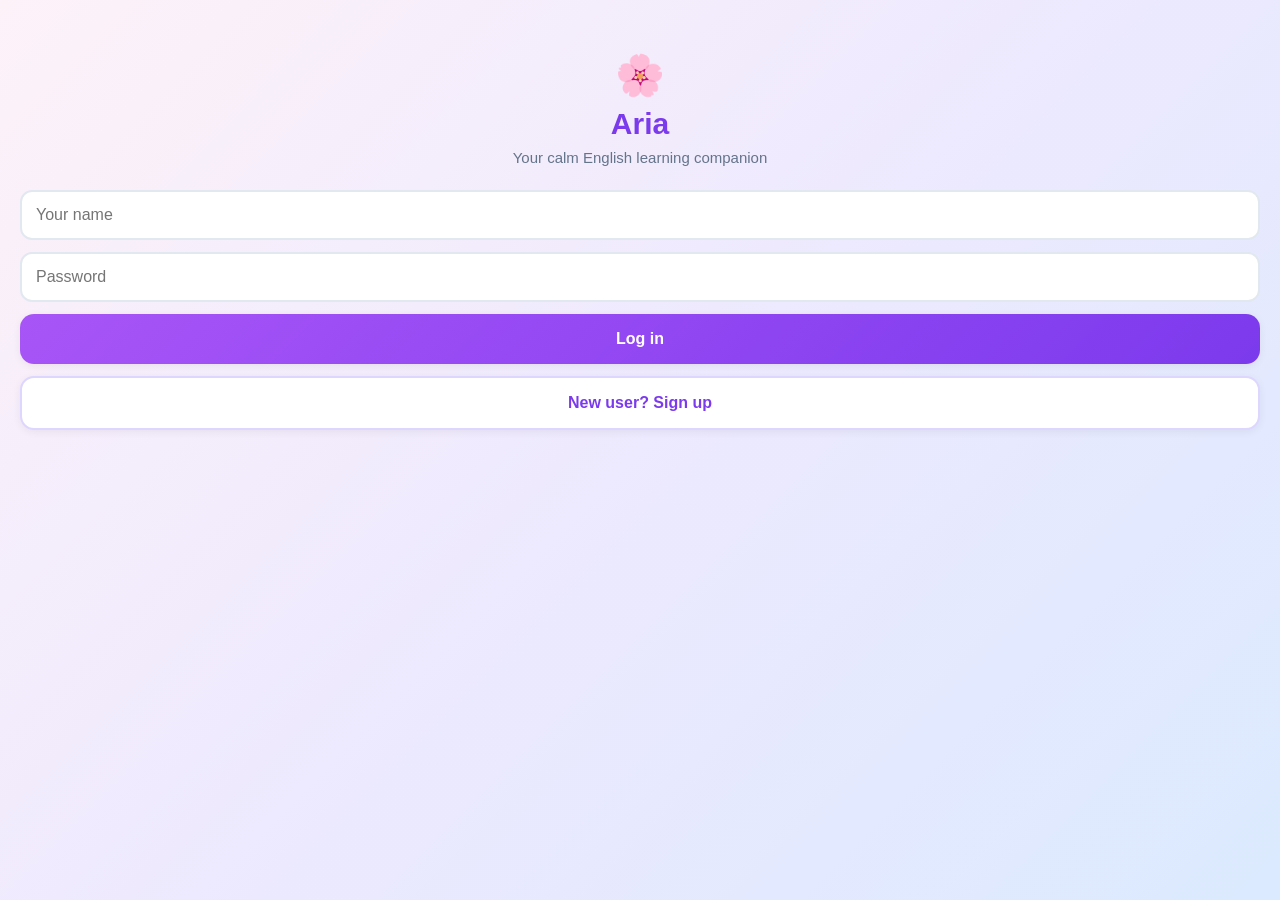
<file: index.html>
<!DOCTYPE html>
<html lang="en">
<head>
<meta charset="UTF-8">
<meta name="viewport" content="width=device-width, initial-scale=1.0, user-scalable=no">
<title>Aria — English Companion</title>
<style>
  * { box-sizing: border-box; margin: 0; padding: 0; -webkit-tap-highlight-color: transparent; }
  html, body {
    height: 100%;
    font-family: -apple-system, BlinkMacSystemFont, "Segoe UI", Roboto, sans-serif;
    background: linear-gradient(135deg, #fdf2f8 0%, #ede9fe 50%, #dbeafe 100%);
    color: #1e293b;
    overflow: hidden;
  }
  body.kid-mode {
    background: linear-gradient(135deg, #fef3c7 0%, #fce7f3 50%, #dbeafe 100%);
  }
  #app { height: 100%; display: flex; flex-direction: column; }
  .screen {
    display: none;
    flex: 1;
    flex-direction: column;
    padding: 20px;
    overflow-y: auto;
  }
  .screen.active { display: flex; }
  h1 { font-size: 30px; margin-bottom: 8px; color: #7c3aed; }
  h2 { font-size: 22px; margin-bottom: 16px; color: #1e293b; }
  .subtitle { color: #64748b; margin-bottom: 24px; font-size: 15px; }
  .btn {
    display: block;
    width: 100%;
    padding: 16px;
    border: none;
    border-radius: 14px;
    font-size: 16px;
    font-weight: 600;
    cursor: pointer;
    margin-bottom: 12px;
    background: white;
    color: #1e293b;
    box-shadow: 0 2px 8px rgba(0,0,0,0.06);
    transition: transform 0.1s;
    font-family: inherit;
  }
  .btn:active { transform: scale(0.98); }
  .btn.primary { background: linear-gradient(135deg, #a855f7, #7c3aed); color: white; }
  .btn.secondary { background: white; color: #7c3aed; border: 2px solid #ddd6fe; }
  .btn.small { padding: 8px 14px; font-size: 14px; width: auto; display: inline-block; margin: 0; }
  .kid-mode .btn { border-radius: 20px; font-size: 18px; padding: 20px; }
  .input {
    width: 100%;
    padding: 14px;
    border: 2px solid #e2e8f0;
    border-radius: 12px;
    font-size: 16px;
    margin-bottom: 12px;
    background: white;
    font-family: inherit;
  }
  .input:focus { outline: none; border-color: #a855f7; }
  .card {
    background: white;
    padding: 20px;
    border-radius: 16px;
    margin-bottom: 12px;
    box-shadow: 0 2px 8px rgba(0,0,0,0.06);
    cursor: pointer;
    transition: transform 0.1s;
  }
  .card:active { transform: scale(0.98); }
  .card-title { font-size: 18px; font-weight: 700; margin-bottom: 4px; color: #7c3aed; }
  .card-desc { font-size: 14px; color: #64748b; }
  .back-btn {
    background: none;
    border: none;
    color: #7c3aed;
    font-size: 16px;
    padding: 8px 0;
    margin-bottom: 12px;
    cursor: pointer;
    align-self: flex-start;
    font-family: inherit;
  }
  .chat-area {
    flex: 1;
    display: flex;
    flex-direction: column;
    height: 100%;
    overflow: hidden;
  }
  .chat-header {
    padding: 12px 16px;
    background: white;
    border-radius: 14px;
    margin-bottom: 12px;
    display: flex;
    justify-content: space-between;
    align-items: center;
    box-shadow: 0 2px 8px rgba(0,0,0,0.06);
    gap: 8px;
  }
  .chat-msgs {
    flex: 1;
    overflow-y: auto;
    padding: 8px 4px;
    display: flex;
    flex-direction: column;
    gap: 10px;
  }
  .msg {
    max-width: 85%;
    padding: 12px 16px;
    border-radius: 18px;
    font-size: 15px;
    line-height: 1.4;
    word-wrap: break-word;
  }
  .msg.user {
    align-self: flex-end;
    background: linear-gradient(135deg, #a855f7, #7c3aed);
    color: white;
    border-bottom-right-radius: 6px;
  }
  .msg.aria {
    align-self: flex-start;
    background: white;
    color: #1e293b;
    border-bottom-left-radius: 6px;
    box-shadow: 0 2px 6px rgba(0,0,0,0.05);
  }
  .mic-btn {
    width: 72px;
    height: 72px;
    border-radius: 50%;
    background: linear-gradient(135deg, #a855f7, #7c3aed);
    border: none;
    color: white;
    font-size: 32px;
    align-self: center;
    margin: 12px auto 0;
    box-shadow: 0 6px 20px rgba(124,58,237,0.4);
    cursor: pointer;
  }
  .mic-btn.listening {
    animation: pulse 1.2s infinite;
    background: linear-gradient(135deg, #ef4444, #dc2626);
  }
  @keyframes pulse {
    0%, 100% { transform: scale(1); }
    50% { transform: scale(1.1); }
  }
  .text-input-row {
    display: flex;
    gap: 8px;
    margin-top: 8px;
  }
  .text-input-row input {
    flex: 1;
    padding: 12px;
    border: 2px solid #e2e8f0;
    border-radius: 12px;
    font-size: 15px;
    font-family: inherit;
  }
  .text-input-row button {
    padding: 12px 20px;
    border: none;
    border-radius: 12px;
    background: linear-gradient(135deg, #a855f7, #7c3aed);
    color: white;
    font-weight: 600;
    cursor: pointer;
    font-family: inherit;
  }
  .status-bar {
    text-align: center;
    color: #64748b;
    font-size: 13px;
    padding: 6px;
    min-height: 24px;
  }
  .settings-row {
    display: flex;
    justify-content: space-between;
    align-items: center;
    padding: 12px 0;
    border-bottom: 1px solid #e2e8f0;
  }
  .settings-row label { flex: 1; font-size: 15px; }
  .settings-row select {
    padding: 8px;
    border-radius: 8px;
    border: 1px solid #e2e8f0;
    font-size: 14px;
    max-width: 55%;
    font-family: inherit;
  }
  .error { color: #dc2626; font-size: 13px; margin-bottom: 8px; }
  .success { color: #16a34a; font-size: 13px; margin-bottom: 8px; }
  .icon-lg { font-size: 40px; margin-bottom: 8px; }
  .row-2 {
    display: grid;
    grid-template-columns: 1fr 1fr;
    gap: 10px;
  }
  .row-2 .card { margin-bottom: 0; text-align: center; }
  .center-top { margin-top: 32px; text-align: center; }
</style>
</head>
<body>

<div id="app">

  <!-- LOGIN / SIGNUP -->
  <div id="screen-login" class="screen active">
    <div class="center-top">
      <div class="icon-lg">🌸</div>
      <h1>Aria</h1>
      <p class="subtitle">Your calm English learning companion</p>
    </div>
    <div id="login-form">
      <input class="input" id="li-name" placeholder="Your name" autocapitalize="off">
      <input class="input" id="li-password" placeholder="Password" type="password">
      <button class="btn primary" onclick="handleLogin()">Log in</button>
      <button class="btn secondary" onclick="showSignup()">New user? Sign up</button>
      <div id="login-error" class="error"></div>
    </div>
    <div id="signup-form" style="display:none;">
      <input class="input" id="su-name" placeholder="Choose a name" autocapitalize="off">
      <input class="input" id="su-dob" placeholder="Date of birth (MM/DD/YYYY)">
      <input class="input" id="su-password" placeholder="Choose a password" type="password">
      <input class="input" id="su-password2" placeholder="Confirm password" type="password">
      <button class="btn primary" onclick="handleSignup()">Create account</button>
      <button class="btn secondary" onclick="showLogin()">Back to login</button>
      <div id="signup-error" class="error"></div>
    </div>
  </div>

  <!-- HOME -->
  <div id="screen-home" class="screen">
    <div style="margin-top:20px;">
      <h1 id="hello-name">Hi!</h1>
      <p class="subtitle">Who is using Aria today?</p>
    </div>
    <div class="row-2">
      <div class="card" onclick="chooseMode('adult')">
        <div class="icon-lg">👩</div>
        <div class="card-title">Adult</div>
        <div class="card-desc">Regular voice, all topics</div>
      </div>
      <div class="card" onclick="chooseMode('kids')">
        <div class="icon-lg">🧒</div>
        <div class="card-title">Kids</div>
        <div class="card-desc">Simple, playful, gentle</div>
      </div>
    </div>
    <button class="btn secondary" style="margin-top:20px;" onclick="goto('screen-settings')">⚙️ Settings</button>
    <button class="btn" style="margin-top:12px;background:transparent;color:#94a3b8;box-shadow:none;" onclick="logout()">Log out</button>
  </div>

  <!-- KIDS VOICE PICK -->
  <div id="screen-kid-voice" class="screen">
    <button class="back-btn" onclick="goto('screen-home')">← Back</button>
    <h2>Pick your voice</h2>
    <p class="subtitle">Do you want Aria to sound like a girl or a boy?</p>
    <div class="row-2">
      <div class="card" onclick="chooseKidVoice('girl')">
        <div class="icon-lg">👧</div>
        <div class="card-title">Girl</div>
        <div class="card-desc">Age 6</div>
      </div>
      <div class="card" onclick="chooseKidVoice('boy')">
        <div class="icon-lg">👦</div>
        <div class="card-title">Boy</div>
        <div class="card-desc">Age 6</div>
      </div>
    </div>
  </div>

  <!-- TOPIC PICK -->
  <div id="screen-topic" class="screen">
    <button class="back-btn" onclick="goto('screen-home')">← Back</button>
    <h2>Choose a topic</h2>
    <div class="card" onclick="chooseTopic('chat')">
      <div class="card-title">💬 Free Chat</div>
      <div class="card-desc">Just talk with Aria in English</div>
    </div>
    <div class="card" onclick="chooseTopic('grammar')">
      <div class="card-title">📖 Grammar Lessons</div>
      <div class="card-desc">Learn step by step with practice</div>
    </div>
    <div class="card" onclick="chooseTopic('citizenship')">
      <div class="card-title">🇺🇸 US Citizenship Prep</div>
      <div class="card-desc">100 civics questions + interview practice</div>
    </div>
    <div class="card" onclick="chooseTopic('job')" id="job-card">
      <div class="card-title">💼 Job Help</div>
      <div class="card-desc">Practice for work, interviews, emails</div>
    </div>
  </div>

  <!-- LEVEL PICK -->
  <div id="screen-level" class="screen">
    <button class="back-btn" onclick="goto('screen-topic')">← Back</button>
    <h2>Choose your level</h2>
    <div class="card" onclick="chooseLevel('beginner')">
      <div class="card-title">🌱 Beginner</div>
      <div class="card-desc">Slow, easy words, very patient</div>
    </div>
    <div class="card" onclick="chooseLevel('intermediate')">
      <div class="card-title">🌿 Intermediate</div>
      <div class="card-desc">Normal pace, real conversations, gentle corrections</div>
    </div>
    <div class="card" onclick="chooseLevel('advanced')">
      <div class="card-title">🌳 Advanced</div>
      <div class="card-desc">Natural conversation, deeper feedback</div>
    </div>
  </div>

  <!-- CHAT -->
  <div id="screen-chat" class="screen">
    <div class="chat-header">
      <button class="back-btn" style="margin:0;padding:0;" onclick="endSession()">← End</button>
      <div id="chat-title" style="font-weight:600;color:#7c3aed;flex:1;text-align:center;font-size:14px;"></div>
      <button class="btn small secondary" onclick="clearChat()">Clear</button>
    </div>
    <div class="chat-area">
      <div class="chat-msgs" id="chat-msgs"></div>
      <div class="status-bar" id="chat-status"></div>
      <button class="mic-btn" id="mic-btn" onclick="toggleMic()">🎤</button>
      <div class="text-input-row">
        <input id="text-input" placeholder="Or type here..." onkeydown="if(event.key==='Enter')sendText()">
        <button onclick="sendText()">Send</button>
      </div>
    </div>
  </div>

  <!-- SETTINGS -->
  <div id="screen-settings" class="screen">
    <button class="back-btn" onclick="goto('screen-home')">← Back</button>
    <h2>Settings</h2>
    <div class="settings-row"><label>Gemini API Key</label></div>
    <input class="input" id="setting-api-key" placeholder="Paste your Gemini API key">
    <p class="subtitle" style="font-size:12px;">Get a free key at aistudio.google.com/apikey</p>
    <div class="settings-row">
      <label>Speaking speed</label>
      <select id="setting-speed">
        <option value="0.8">Very slow</option>
        <option value="0.9">Slow</option>
        <option value="1.0" selected>Normal</option>
        <option value="1.1">Fast</option>
      </select>
    </div>
    <div class="settings-row">
      <label>Voice</label>
      <select id="setting-voice"></select>
    </div>
    <button class="btn primary" onclick="saveSettings()" style="margin-top:16px;">Save</button>
    <div id="settings-status" class="success"></div>
    <button class="btn" style="margin-top:20px;background:#fee2e2;color:#dc2626;" onclick="wipeMemory()">Clear my chat memory</button>
  </div>

</div>

<script>
// ============================================================
// DATA: 100 USCIS Civics Questions
// ============================================================
const CIVICS_QUESTIONS = [
  {q:"What is the supreme law of the land?", a:["the Constitution"]},
  {q:"What does the Constitution do?", a:["sets up the government","defines the government","protects basic rights of Americans"]},
  {q:"The idea of self-government is in the first three words of the Constitution. What are these words?", a:["We the People"]},
  {q:"What is an amendment?", a:["a change to the Constitution","an addition to the Constitution"]},
  {q:"What do we call the first ten amendments to the Constitution?", a:["the Bill of Rights"]},
  {q:"What is one right or freedom from the First Amendment?", a:["speech","religion","assembly","press","petition the government"]},
  {q:"How many amendments does the Constitution have?", a:["twenty-seven","27"]},
  {q:"What did the Declaration of Independence do?", a:["announced our independence from Great Britain","declared our independence"]},
  {q:"What are two rights in the Declaration of Independence?", a:["life","liberty","pursuit of happiness"]},
  {q:"What is freedom of religion?", a:["You can practice any religion or not practice a religion"]},
  {q:"What is the economic system in the United States?", a:["capitalist economy","market economy"]},
  {q:"What is the rule of law?", a:["everyone must follow the law","leaders must obey the law","government must obey the law","no one is above the law"]},
  {q:"Name one branch or part of the government.", a:["Congress","legislative","President","executive","the courts","judicial"]},
  {q:"What stops one branch of government from becoming too powerful?", a:["checks and balances","separation of powers"]},
  {q:"Who is in charge of the executive branch?", a:["the President"]},
  {q:"Who makes federal laws?", a:["Congress","Senate and House of Representatives","U.S. or national legislature"]},
  {q:"What are the two parts of the U.S. Congress?", a:["the Senate and House of Representatives"]},
  {q:"How many U.S. Senators are there?", a:["one hundred","100"]},
  {q:"We elect a U.S. Senator for how many years?", a:["six","6"]},
  {q:"Who is one of your state's U.S. Senators now? (Answers vary by state — check senate.gov)", a:["Answers vary by state"]},
  {q:"The House of Representatives has how many voting members?", a:["four hundred thirty-five","435"]},
  {q:"We elect a U.S. Representative for how many years?", a:["two","2"]},
  {q:"Name your U.S. Representative. (Answers vary — check house.gov)", a:["Answers vary"]},
  {q:"Who does a U.S. Senator represent?", a:["all people of the state"]},
  {q:"Why do some states have more Representatives than other states?", a:["because of the state's population","because they have more people"]},
  {q:"We elect a President for how many years?", a:["four","4"]},
  {q:"In what month do we vote for President?", a:["November"]},
  {q:"What is the name of the President of the United States now? (Check whitehouse.gov)", a:["Check whitehouse.gov"]},
  {q:"What is the name of the Vice President of the United States now? (Check whitehouse.gov)", a:["Check whitehouse.gov"]},
  {q:"If the President can no longer serve, who becomes President?", a:["the Vice President"]},
  {q:"If both the President and the Vice President can no longer serve, who becomes President?", a:["the Speaker of the House"]},
  {q:"Who is the Commander in Chief of the military?", a:["the President"]},
  {q:"Who signs bills to become laws?", a:["the President"]},
  {q:"Who vetoes bills?", a:["the President"]},
  {q:"What does the President's Cabinet do?", a:["advises the President"]},
  {q:"What are two Cabinet-level positions?", a:["Secretary of State","Secretary of Defense","Secretary of the Treasury","Attorney General"]},
  {q:"What does the judicial branch do?", a:["reviews laws","explains laws","resolves disputes","decides if a law goes against the Constitution"]},
  {q:"What is the highest court in the United States?", a:["the Supreme Court"]},
  {q:"How many justices are on the Supreme Court?", a:["nine","9"]},
  {q:"Who is the Chief Justice of the United States now? (Check supremecourt.gov)", a:["Check supremecourt.gov"]},
  {q:"Under our Constitution, some powers belong to the federal government. What is one power of the federal government?", a:["to print money","to declare war","to create an army","to make treaties"]},
  {q:"Under our Constitution, some powers belong to the states. What is one power of the states?", a:["provide schooling and education","provide protection (police)","provide safety (fire departments)","give a driver's license","approve zoning and land use"]},
  {q:"Who is the Governor of your state now? (Answers vary by state)", a:["Answers vary by state"]},
  {q:"What is the capital of your state? (Answers vary by state)", a:["Answers vary by state"]},
  {q:"What are the two major political parties in the United States?", a:["Democratic and Republican"]},
  {q:"What is the political party of the President now? (Check current news)", a:["Check current news"]},
  {q:"What is the name of the Speaker of the House of Representatives now? (Check house.gov)", a:["Check house.gov"]},
  {q:"There are four amendments to the Constitution about who can vote. Describe one of them.", a:["Citizens eighteen (18) and older can vote","You don't have to pay a poll tax to vote","Any citizen can vote","A male citizen of any race can vote"]},
  {q:"What is one responsibility that is only for United States citizens?", a:["serve on a jury","vote in a federal election"]},
  {q:"Name one right only for United States citizens.", a:["vote in a federal election","run for federal office"]},
  {q:"What are two rights of everyone living in the United States?", a:["freedom of expression","freedom of speech","freedom of assembly","freedom to petition the government","freedom of religion","the right to bear arms"]},
  {q:"What do we show loyalty to when we say the Pledge of Allegiance?", a:["the United States","the flag"]},
  {q:"What is one promise you make when you become a United States citizen?", a:["give up loyalty to other countries","defend the Constitution and laws of the United States","obey the laws of the United States","serve in the U.S. military if needed","be loyal to the United States"]},
  {q:"How old do citizens have to be to vote for President?", a:["eighteen (18) and older","18"]},
  {q:"What are two ways that Americans can participate in their democracy?", a:["vote","join a political party","help with a campaign","join a civic group","give an elected official your opinion","call Senators and Representatives","run for office","write to a newspaper"]},
  {q:"When is the last day you can send in federal income tax forms?", a:["April 15"]},
  {q:"When must all men register for the Selective Service?", a:["at age eighteen (18)","between eighteen (18) and twenty-six (26)"]},
  {q:"What is one reason colonists came to America?", a:["freedom","political liberty","religious freedom","economic opportunity","practice their religion","escape persecution"]},
  {q:"Who lived in America before the Europeans arrived?", a:["American Indians","Native Americans"]},
  {q:"What group of people was taken to America and sold as slaves?", a:["Africans","people from Africa"]},
  {q:"Why did the colonists fight the British?", a:["because of high taxes","because the British army stayed in their houses","because they didn't have self-government"]},
  {q:"Who wrote the Declaration of Independence?", a:["Thomas Jefferson"]},
  {q:"When was the Declaration of Independence adopted?", a:["July 4, 1776"]},
  {q:"There were 13 original states. Name three.", a:["New Hampshire, Massachusetts, Rhode Island","Connecticut, New York, New Jersey","Pennsylvania, Delaware, Maryland","Virginia, North Carolina, South Carolina","Georgia"]},
  {q:"What happened at the Constitutional Convention?", a:["The Constitution was written","The Founding Fathers wrote the Constitution"]},
  {q:"When was the Constitution written?", a:["1787"]},
  {q:"The Federalist Papers supported the passage of the U.S. Constitution. Name one of the writers.", a:["James Madison","Alexander Hamilton","John Jay","Publius"]},
  {q:"What is one thing Benjamin Franklin is famous for?", a:["U.S. diplomat","oldest member of the Constitutional Convention","first Postmaster General","writer of Poor Richard's Almanac","started the first free libraries"]},
  {q:"Who is the 'Father of Our Country'?", a:["George Washington"]},
  {q:"Who was the first President?", a:["George Washington"]},
  {q:"What territory did the United States buy from France in 1803?", a:["the Louisiana Territory","Louisiana"]},
  {q:"Name one war fought by the United States in the 1800s.", a:["War of 1812","Mexican-American War","Civil War","Spanish-American War"]},
  {q:"Name the U.S. war between the North and the South.", a:["the Civil War","the War between the States"]},
  {q:"Name one problem that led to the Civil War.", a:["slavery","economic reasons","states' rights"]},
  {q:"What was one important thing that Abraham Lincoln did?", a:["freed the slaves","Emancipation Proclamation","saved the Union","preserved the Union","led the United States during the Civil War"]},
  {q:"What did the Emancipation Proclamation do?", a:["freed the slaves","freed slaves in the Confederacy","freed slaves in most Southern states"]},
  {q:"What did Susan B. Anthony do?", a:["fought for women's rights","fought for civil rights"]},
  {q:"Name one war fought by the United States in the 1900s.", a:["World War I","World War II","Korean War","Vietnam War","Gulf War"]},
  {q:"Who was President during World War I?", a:["Woodrow Wilson"]},
  {q:"Who was President during the Great Depression and World War II?", a:["Franklin Roosevelt","FDR"]},
  {q:"Who did the United States fight in World War II?", a:["Japan, Germany, and Italy"]},
  {q:"Before he was President, Eisenhower was a general. What war was he in?", a:["World War II"]},
  {q:"During the Cold War, what was the main concern of the United States?", a:["Communism"]},
  {q:"What movement tried to end racial discrimination?", a:["civil rights movement"]},
  {q:"What did Martin Luther King, Jr. do?", a:["fought for civil rights","worked for equality for all Americans"]},
  {q:"What major event happened on September 11, 2001, in the United States?", a:["Terrorists attacked the United States"]},
  {q:"Name one American Indian tribe in the United States.", a:["Cherokee","Navajo","Sioux","Apache","Iroquois","Choctaw","Pueblo","Blackfeet","Seminole","Cheyenne","Hopi","Inuit"]},
  {q:"Name one of the two longest rivers in the United States.", a:["Missouri River","Mississippi River"]},
  {q:"What ocean is on the West Coast of the United States?", a:["Pacific Ocean"]},
  {q:"What ocean is on the East Coast of the United States?", a:["Atlantic Ocean"]},
  {q:"Name one U.S. territory.", a:["Puerto Rico","U.S. Virgin Islands","American Samoa","Northern Mariana Islands","Guam"]},
  {q:"Name one state that borders Canada.", a:["Maine","New Hampshire","Vermont","New York","Pennsylvania","Ohio","Michigan","Minnesota","North Dakota","Montana","Idaho","Washington","Alaska"]},
  {q:"Name one state that borders Mexico.", a:["California","Arizona","New Mexico","Texas"]},
  {q:"What is the capital of the United States?", a:["Washington, D.C."]},
  {q:"Where is the Statue of Liberty?", a:["New York Harbor","Liberty Island","New Jersey","near New York City","on the Hudson River"]},
  {q:"Why does the flag have 13 stripes?", a:["because there were 13 original colonies","because the stripes represent the original colonies"]},
  {q:"Why does the flag have 50 stars?", a:["because there is one star for each state","because each star represents a state","because there are 50 states"]},
  {q:"What is the name of the national anthem?", a:["The Star-Spangled Banner"]},
  {q:"When do we celebrate Independence Day?", a:["July 4"]},
  {q:"Name two national U.S. holidays.", a:["New Year's Day","Martin Luther King Jr. Day","Presidents' Day","Memorial Day","Independence Day","Labor Day","Columbus Day","Veterans Day","Thanksgiving","Christmas"]}
];

// N-400 Interview practice questions
const N400_QUESTIONS = [
  "What is your full legal name?",
  "Have you ever used any other names?",
  "What is your date of birth?",
  "What is your current home address?",
  "How long have you lived at your current address?",
  "What is your mailing address, if different?",
  "What is your daytime phone number?",
  "What is your email address?",
  "What is your country of birth?",
  "What is your country of citizenship?",
  "What is your Alien Registration Number, or A-Number?",
  "When did you become a lawful permanent resident?",
  "How did you become a permanent resident?",
  "What is your marital status?",
  "How many times have you been married?",
  "What is your current spouse's full name?",
  "When and where did you and your spouse get married?",
  "What is your spouse's date of birth?",
  "What is your spouse's country of birth?",
  "Is your spouse a U.S. citizen?",
  "How many children do you have?",
  "What are the names of your children?",
  "Where do your children live?",
  "What is your current employer's name?",
  "What is your job title?",
  "How long have you worked at your current job?",
  "What was your last employer before this one?",
  "Have you traveled outside the United States in the last five years?",
  "How many total days have you been outside the United States in the last five years?",
  "What was your longest trip outside the United States?",
  "Have you ever been arrested, cited, or detained by any law enforcement officer?",
  "Have you ever committed a crime for which you were not arrested?",
  "Have you ever been placed in an alternative sentencing program?",
  "Have you ever been a member of any organization, group, or club?",
  "Have you ever been a member of the Communist Party?",
  "Have you ever been a member of a terrorist organization?",
  "Have you ever persecuted anyone because of race, religion, national origin, social group, or political opinion?",
  "Have you ever failed to file a required federal, state, or local tax return?",
  "Do you owe any federal, state, or local taxes that are overdue?",
  "Have you ever called yourself a non-U.S. citizen on a tax return?",
  "Are you willing to take the full Oath of Allegiance to the United States?",
  "Are you willing to bear arms on behalf of the United States if the law requires it?",
  "Are you willing to perform noncombatant services in the U.S. armed forces if the law requires it?",
  "Are you willing to perform work of national importance under civilian direction if the law requires it?",
  "Do you support the Constitution and form of government of the United States?",
  "Do you understand the Oath of Allegiance?"
];

// Grammar lessons
const GRAMMAR_LESSONS = [
  {title:"Nouns", explain:"A noun is a person, place, thing, or idea. Examples: teacher, park, book, love. Try to say one noun you can see around you right now."},
  {title:"Pronouns", explain:"Pronouns replace nouns. Instead of saying 'Maria is here', we say 'She is here'. The main ones are: I, you, he, she, it, we, they. Try to say a sentence using she or he."},
  {title:"Verbs", explain:"Verbs show action or being. Run, eat, sleep, is, are, was, were. Try to say one verb you did today."},
  {title:"Present Simple Tense", explain:"Use present simple for habits and facts. I eat rice every day. She works at the store. Try to say what you do every day."},
  {title:"Present Continuous Tense", explain:"Use present continuous for actions happening right now. I am eating breakfast. They are watching TV. Try to say what you are doing right now."},
  {title:"Past Simple Tense", explain:"Use past simple for finished actions in the past. Yesterday I ate pizza. She went to the market. Try to say one thing you did yesterday."},
  {title:"Future Tense", explain:"Use 'will' for decisions made now, and 'going to' for plans. I will help you. I am going to visit my family next week. Try to say one thing you will do tomorrow."},
  {title:"Articles: a, an, the", explain:"Use 'a' before consonants: a car. Use 'an' before vowel sounds: an apple. Use 'the' for specific things: the sun. Try to make a sentence using 'a' or 'an'."},
  {title:"Adjectives", explain:"Adjectives describe nouns. A red car. A happy baby. A tall building. Try to describe something in the room using an adjective."},
  {title:"Prepositions", explain:"Prepositions show place or direction. In the box. On the table. At the store. To the park. From my home. Try a sentence using 'in' or 'on'."},
  {title:"Question words", explain:"Who, what, when, where, why, how. Who is that? What time is it? When are you free? Where do you live? Why are you sad? How are you? Try to ask me a question."},
  {title:"Common Mistake: he and she", explain:"He is for men. She is for women. His book means a man's book. Her book means a woman's book. Try to make one sentence using he or she."},
  {title:"There is and There are", explain:"'There is' for one thing. 'There are' for many things. There is a cat. There are three cats. Try to say a sentence about what is in your house."},
  {title:"Sentence Order", explain:"English sentences usually go: Subject + Verb + Object. I (subject) eat (verb) rice (object). She reads books. Try to make a sentence with this order."},
  {title:"Polite phrases", explain:"Please, thank you, excuse me, I am sorry, may I, could you. These make you sound polite in English. Try to say a polite sentence."}
];

// ============================================================
// STATE
// ============================================================
let state = {
  currentUser: null,
  mode: null,
  kidVoice: null,
  topic: null,
  level: null,
  chatContext: null,
  currentQuizIdx: 0,
  currentLessonIdx: 0,
  isListening: false,
  recognition: null,
  voices: [],
  selectedVoiceName: null
};

// ============================================================
// UTIL
// ============================================================
async function hashPassword(password) {
  const enc = new TextEncoder().encode(password);
  const hash = await crypto.subtle.digest('SHA-256', enc);
  return Array.from(new Uint8Array(hash)).map(b=>b.toString(16).padStart(2,'0')).join('');
}

// ============================================================
// NAVIGATION
// ============================================================
function goto(id) {
  document.querySelectorAll('.screen').forEach(s=>s.classList.remove('active'));
  document.getElementById(id).classList.add('active');
  if (id === 'screen-settings') {
    loadVoices();
    document.getElementById('setting-api-key').value = localStorage.getItem('aria_gemini_key') || '';
    document.getElementById('setting-speed').value = localStorage.getItem('aria_speed') || '1.0';
  }
}

// ============================================================
// AUTH
// ============================================================
function showSignup() {
  document.getElementById('login-form').style.display = 'none';
  document.getElementById('signup-form').style.display = 'block';
}
function showLogin() {
  document.getElementById('signup-form').style.display = 'none';
  document.getElementById('login-form').style.display = 'block';
}
async function handleSignup() {
  const displayName = document.getElementById('su-name').value.trim();
  const name = displayName.toLowerCase();
  const dob = document.getElementById('su-dob').value.trim();
  const pw = document.getElementById('su-password').value;
  const pw2 = document.getElementById('su-password2').value;
  const err = document.getElementById('signup-error');
  err.textContent = '';
  if (!displayName || !dob || !pw) { err.textContent = 'Please fill in every field.'; return; }
  if (pw !== pw2) { err.textContent = 'Passwords do not match.'; return; }
  if (pw.length < 4) { err.textContent = 'Password must be at least 4 characters.'; return; }
  const userKey = 'aria_user_' + name;
  if (localStorage.getItem(userKey)) { err.textContent = 'That name is already taken. Try logging in.'; return; }
  const hash = await hashPassword(pw);
  const user = {
    name, displayName, dob, passwordHash: hash,
    facts: {}, history: [], createdAt: Date.now()
  };
  localStorage.setItem(userKey, JSON.stringify(user));
  state.currentUser = name;
  localStorage.setItem('aria_last_user', name);
  document.getElementById('hello-name').textContent = 'Hi, ' + displayName + '!';
  goto('screen-home');
}
async function handleLogin() {
  const displayName = document.getElementById('li-name').value.trim();
  const name = displayName.toLowerCase();
  const pw = document.getElementById('li-password').value;
  const err = document.getElementById('login-error');
  err.textContent = '';
  if (!name || !pw) { err.textContent = 'Please enter your name and password.'; return; }
  const raw = localStorage.getItem('aria_user_' + name);
  if (!raw) { err.textContent = 'User not found. Sign up first.'; return; }
  const user = JSON.parse(raw);
  const hash = await hashPassword(pw);
  if (hash !== user.passwordHash) { err.textContent = 'Wrong password.'; return; }
  state.currentUser = name;
  localStorage.setItem('aria_last_user', name);
  document.getElementById('hello-name').textContent = 'Hi, ' + user.displayName + '!';
  goto('screen-home');
}
function logout() {
  state.currentUser = null;
  localStorage.removeItem('aria_last_user');
  document.getElementById('li-name').value = '';
  document.getElementById('li-password').value = '';
  document.body.classList.remove('kid-mode');
  goto('screen-login');
}

// ============================================================
// USER DATA
// ============================================================
function getUser() {
  if (!state.currentUser) return null;
  const raw = localStorage.getItem('aria_user_' + state.currentUser);
  return raw ? JSON.parse(raw) : null;
}
function saveUser(u) { localStorage.setItem('aria_user_' + u.name, JSON.stringify(u)); }
function addHistoryMsg(role, content) {
  const u = getUser();
  if (!u) return;
  u.history.push({role, content, ts: Date.now()});
  if (u.history.length > 200) u.history = u.history.slice(-200);
  saveUser(u);
}

// ============================================================
// MODE / TOPIC / LEVEL
// ============================================================
function chooseMode(m) {
  state.mode = m;
  document.body.classList.toggle('kid-mode', m === 'kids');
  document.getElementById('job-card').style.display = m === 'kids' ? 'none' : 'block';
  if (m === 'kids') goto('screen-kid-voice');
  else goto('screen-topic');
}
function chooseKidVoice(v) {
  state.kidVoice = v;
  goto('screen-topic');
}
function chooseTopic(t) {
  state.topic = t;
  if (t === 'grammar' || t === 'chat') goto('screen-level');
  else if (t === 'citizenship') startCitizenship();
  else if (t === 'job') { state.level = 'intermediate'; startChat(); }
}
function chooseLevel(l) {
  state.level = l;
  if (state.topic === 'grammar') startGrammar();
  else startChat();
}

// ============================================================
// CHAT INIT
// ============================================================
function startChat() {
  state.chatContext = 'chat';
  const titles = {chat:'Free Chat', job:'Job Help'};
  document.getElementById('chat-title').textContent = titles[state.topic] || 'Chat with Aria';
  document.getElementById('chat-msgs').innerHTML = '';
  goto('screen-chat');
  const u = getUser();
  const greeting = state.mode === 'kids'
    ? `Hi ${u.displayName}! I'm so happy to see you. Do you want to play and talk with me?`
    : `Hi ${u.displayName}, it's really nice to talk with you. What would you like to chat about today?`;
  showAriaMsg(greeting);
  speak(greeting);
}
function startGrammar() {
  state.chatContext = 'grammar-lesson';
  state.currentLessonIdx = 0;
  document.getElementById('chat-title').textContent = 'Grammar (' + state.level + ')';
  document.getElementById('chat-msgs').innerHTML = '';
  goto('screen-chat');
  const u = getUser();
  const intro = `Hi ${u.displayName}! Let's learn grammar together. We will go slowly, one lesson at a time. Say "next" when you want a new lesson, or ask me any question.`;
  showAriaMsg(intro); speak(intro);
  setTimeout(()=>presentLesson(), 4500);
}
function presentLesson() {
  if (state.currentLessonIdx >= GRAMMAR_LESSONS.length) {
    const done = "You finished all the lessons. Amazing job! Do you want to start again? Say yes to begin.";
    showAriaMsg(done); speak(done);
    state.currentLessonIdx = 0;
    return;
  }
  const l = GRAMMAR_LESSONS[state.currentLessonIdx];
  const msg = `Lesson ${state.currentLessonIdx+1}: ${l.title}. ${l.explain}`;
  showAriaMsg(msg); speak(msg);
  state.currentLessonIdx++;
}
function startCitizenship() {
  document.getElementById('chat-title').textContent = 'US Citizenship';
  document.getElementById('chat-msgs').innerHTML = '';
  goto('screen-chat');
  const u = getUser();
  const intro = `Hi ${u.displayName}. Let's practice for your citizenship interview. Say "civics" to start the 100 civics questions, or say "interview" to practice the personal N-400 questions. You can also just ask me anything.`;
  showAriaMsg(intro); speak(intro);
  state.chatContext = 'citizenship-menu';
}
function handleCitizenshipMenu(text) {
  const t = text.toLowerCase();
  if (t.includes('civic')) {
    state.chatContext = 'civics-quiz';
    state.currentQuizIdx = 0;
    setTimeout(askCivics, 800);
  } else if (t.includes('interview') || t.includes('n-400') || t.includes('n400') || t.includes('personal')) {
    state.chatContext = 'n400-quiz';
    state.currentQuizIdx = 0;
    setTimeout(askN400, 800);
  } else {
    callGemini(text);
  }
}
function askCivics() {
  if (state.currentQuizIdx >= CIVICS_QUESTIONS.length) {
    const done = "You went through all 100 civics questions! That is amazing. Say 'civics' to start over, or 'interview' to try the personal questions.";
    showAriaMsg(done); speak(done);
    state.chatContext = 'citizenship-menu';
    return;
  }
  const q = CIVICS_QUESTIONS[state.currentQuizIdx];
  const msg = `Question ${state.currentQuizIdx+1} of 100. ${q.q}`;
  showAriaMsg(msg); speak(msg);
}
function checkCivicsAnswer(userAnswer) {
  const q = CIVICS_QUESTIONS[state.currentQuizIdx];
  const lower = userAnswer.toLowerCase();
  const correct = q.a.some(a => {
    const al = a.toLowerCase();
    const keywords = al.split(/[\s,()]+/).filter(w => w.length > 3);
    return keywords.some(k => lower.includes(k)) || lower.includes(al);
  });
  let reply;
  if (correct) {
    reply = `Yes! Very good. The answer is: ${q.a[0]}. Ready for the next one?`;
  } else {
    reply = `That's okay, don't worry. The correct answer is: ${q.a[0]}. Let's remember this together. Ready for the next question?`;
  }
  showAriaMsg(reply); speak(reply);
  state.currentQuizIdx++;
  setTimeout(askCivics, 5500);
}
function askN400() {
  if (state.currentQuizIdx >= N400_QUESTIONS.length) {
    const done = "You practiced all the interview questions! Great work. Say 'civics' or 'interview' to practice more.";
    showAriaMsg(done); speak(done);
    state.chatContext = 'citizenship-menu';
    return;
  }
  const q = N400_QUESTIONS[state.currentQuizIdx];
  const msg = `Interview question ${state.currentQuizIdx+1}. ${q} Please answer in a full sentence.`;
  showAriaMsg(msg); speak(msg);
}
async function evaluateN400Answer(userAnswer) {
  const q = N400_QUESTIONS[state.currentQuizIdx];
  const prompt = `You are Aria, a calm and patient English tutor helping a person practice for their US citizenship interview. The interview question was: "${q}". The person answered: "${userAnswer}". Please: 1) Say if the answer is clear enough. 2) Gently correct any grammar mistakes. 3) If it's good, praise them warmly. Keep it under 3 sentences. Speak simply and calmly.`;
  const reply = await callGeminiCustom(prompt);
  showAriaMsg(reply); speak(reply);
  state.currentQuizIdx++;
  setTimeout(askN400, 6500);
}

// ============================================================
// CHAT UI
// ============================================================
function showAriaMsg(text) {
  const m = document.createElement('div');
  m.className = 'msg aria';
  m.textContent = text;
  document.getElementById('chat-msgs').appendChild(m);
  scrollChat();
  addHistoryMsg('aria', text);
}
function showUserMsg(text) {
  const m = document.createElement('div');
  m.className = 'msg user';
  m.textContent = text;
  document.getElementById('chat-msgs').appendChild(m);
  scrollChat();
  addHistoryMsg('user', text);
}
function scrollChat() {
  const c = document.getElementById('chat-msgs');
  c.scrollTop = c.scrollHeight;
}
function setStatus(t) { document.getElementById('chat-status').textContent = t || ''; }
function clearChat() {
  if (!confirm('Clear this chat screen? Your memory will stay.')) return;
  document.getElementById('chat-msgs').innerHTML = '';
}
function endSession() {
  stopMic();
  if (window.speechSynthesis) window.speechSynthesis.cancel();
  goto('screen-home');
}

// ============================================================
// INPUT ROUTING
// ============================================================
function sendText() {
  const inp = document.getElementById('text-input');
  const txt = inp.value.trim();
  if (!txt) return;
  inp.value = '';
  handleUserMessage(txt);
}
async function handleUserMessage(text) {
  showUserMsg(text);
  if (state.chatContext === 'civics-quiz') { checkCivicsAnswer(text); return; }
  if (state.chatContext === 'n400-quiz') { evaluateN400Answer(text); return; }
  if (state.chatContext === 'citizenship-menu') { handleCitizenshipMenu(text); return; }
  if (state.chatContext === 'grammar-lesson') {
    const lower = text.toLowerCase();
    if (lower === 'next' || lower.startsWith('next ')) { presentLesson(); return; }
    const currentLesson = GRAMMAR_LESSONS[Math.max(0, state.currentLessonIdx-1)];
    const prompt = `You are Aria, a calm and patient English tutor. The user is a ${state.level} learner practicing grammar. Current lesson: "${currentLesson.title}" — ${currentLesson.explain}. The user said: "${text}". Gently correct any mistakes, praise what they did right, give one clear example. Under 3 sentences. Simple words.`;
    const reply = await callGeminiCustom(prompt);
    showAriaMsg(reply); speak(reply);
    return;
  }
  callGemini(text);
}

// ============================================================
// GEMINI
// ============================================================
function getApiKey() { return localStorage.getItem('aria_gemini_key') || ''; }

function buildSystemPrompt() {
  const u = getUser();
  const factsList = Object.entries(u.facts || {}).map(([k,v])=>`- ${k}: ${v}`).join('\n');
  let personality;
  if (state.mode === 'kids') {
    personality = `You are Aria, a warm, gentle, playful English teacher for a child around age 6. You speak like a kind older sister. Use very simple, short sentences. Laugh softly and encourage the child. Never use hard words. Never sound aggressive or hurried. Always calm and quiet.`;
  } else {
    let paceNote;
    if (state.level === 'beginner') paceNote = 'The user is a beginner. Use very simple words. Use short sentences. Speak like a very calm and patient friend. Never rush. Never be aggressive. If they make a mistake, gently correct them without making them feel bad.';
    else if (state.level === 'intermediate') paceNote = 'The user is intermediate. Use normal English, but not too hard. Be warm, chatty, and calm.';
    else paceNote = 'The user is advanced. Talk naturally, but stay calm, warm, and never aggressive.';
    personality = `You are Aria, a calm, warm, gentle female English tutor. You are patient, chatty, and sometimes laugh softly. You are NEVER aggressive, NEVER fast, NEVER harsh. Your main goal is to help the user learn English — teach grammar, correct sentences gently, and build their confidence. ${paceNote}`;
  }
  const topicNote = state.topic === 'job'
    ? `The user wants help with work and their job. Help with work emails, interview practice, and professional English.`
    : '';
  const memoryNote = factsList
    ? `Here is what you remember about ${u.displayName} (DOB: ${u.dob}):\n${factsList}\n\nUse these facts naturally in the conversation.`
    : `You don't know much about ${u.displayName} yet. Ask gentle questions to learn about their job, family, or interests over time.`;
  return `${personality}\n\n${topicNote}\n\n${memoryNote}\n\nAlways respond in 1-3 short sentences. Never long lectures. If the user makes a grammar mistake, gently show the correct version. When you learn a new fact about them, weave it naturally into your reply.`;
}

async function callGemini(userMessage) {
  const key = getApiKey();
  if (!key) {
    const msg = "I don't have my API key yet. Please tap End, then Settings, and paste your Gemini key.";
    showAriaMsg(msg); speak(msg);
    return;
  }
  const u = getUser();
  setStatus('Aria is thinking...');
  const systemPrompt = buildSystemPrompt();
  const recent = u.history.slice(-12).filter(m => m.role === 'user' || m.role === 'aria');
  const contents = [];
  for (const m of recent) {
    contents.push({ role: m.role === 'aria' ? 'model' : 'user', parts: [{text: m.content}] });
  }
  // Make sure last item is the current user message
  if (contents.length === 0 || contents[contents.length-1].role !== 'user' || contents[contents.length-1].parts[0].text !== userMessage) {
    contents.push({role:'user', parts:[{text: userMessage}]});
  }
  try {
    const res = await fetch(`https://generativelanguage.googleapis.com/v1beta/models/gemini-2.5-flash:generateContent?key=${key}`, {
      method: 'POST',
      headers: {'Content-Type':'application/json'},
      body: JSON.stringify({
        systemInstruction: {parts:[{text: systemPrompt}]},
        contents,
        generationConfig: { temperature: 0.7, maxOutputTokens: 250 }
      })
    });
    const data = await res.json();
    if (!res.ok) throw new Error(data.error?.message || 'API error');
    const reply = data.candidates?.[0]?.content?.parts?.[0]?.text || "Sorry, I didn't catch that. Can you say it again?";
    showAriaMsg(reply); speak(reply);
    extractFacts(userMessage);
  } catch (err) {
    setStatus('Something went wrong: ' + err.message);
    console.error(err);
  } finally {
    setTimeout(()=>setStatus(''), 3000);
  }
}
async function callGeminiCustom(prompt) {
  const key = getApiKey();
  if (!key) return "Please add your Gemini key in Settings.";
  try {
    const res = await fetch(`https://generativelanguage.googleapis.com/v1beta/models/gemini-2.5-flash:generateContent?key=${key}`, {
      method:'POST',
      headers:{'Content-Type':'application/json'},
      body: JSON.stringify({
        contents:[{role:'user', parts:[{text: prompt}]}],
        generationConfig:{ temperature: 0.7, maxOutputTokens: 220 }
      })
    });
    const data = await res.json();
    return data.candidates?.[0]?.content?.parts?.[0]?.text || "Let's try that again.";
  } catch (e) {
    return "I had a small problem. Please check your key in Settings.";
  }
}
function extractFacts(userText) {
  const u = getUser();
  const patterns = [
    {re:/(?:i work as|i am a|i am an|my job is)\s+([a-z\s]+?)(?:[.,!?]|$)/i, key:'job'},
    {re:/(?:i work at|i work for)\s+([a-z0-9\s]+?)(?:[.,!?]|$)/i, key:'employer'},
    {re:/(?:i live in|i am from)\s+([a-z\s]+?)(?:[.,!?]|$)/i, key:'location'},
    {re:/(?:my wife|my husband|my spouse)'?s?\s+name\s+is\s+([a-z\s]+?)(?:[.,!?]|$)/i, key:'spouse'},
    {re:/i have (\d+) (?:kids?|children)/i, key:'children_count'},
    {re:/(?:my favorite|i like|i love)\s+([a-z\s]+?)(?:[.,!?]|$)/i, key:'likes'}
  ];
  let changed = false;
  for (const p of patterns) {
    const m = userText.match(p.re);
    if (m && m[1]) { u.facts[p.key] = m[1].trim(); changed = true; }
  }
  if (changed) saveUser(u);
}

// ============================================================
// TTS
// ============================================================
function loadVoices() {
  if (!('speechSynthesis' in window)) return;
  state.voices = window.speechSynthesis.getVoices();
  const sel = document.getElementById('setting-voice');
  if (!sel) return;
  sel.innerHTML = '';
  state.voices.filter(v => v.lang.startsWith('en')).forEach(v => {
    const opt = document.createElement('option');
    opt.value = v.name;
    opt.textContent = v.name + ' (' + v.lang + ')';
    sel.appendChild(opt);
  });
  const saved = localStorage.getItem('aria_voice');
  if (saved) sel.value = saved;
}
if (typeof speechSynthesis !== 'undefined') {
  speechSynthesis.onvoiceschanged = loadVoices;
}
function pickBestVoice() {
  const voices = state.voices.length ? state.voices : (window.speechSynthesis?.getVoices() || []);
  if (!voices.length) return null;
  const stored = localStorage.getItem('aria_voice');
  if (stored) {
    const f = voices.find(v => v.name === stored);
    if (f) return f;
  }
  return voices.find(v => v.lang.startsWith('en') && /female|samantha|karen|zira|ava|google us english|serena/i.test(v.name))
      || voices.find(v => v.lang.startsWith('en-US'))
      || voices.find(v => v.lang.startsWith('en'))
      || voices[0];
}
function speak(text) {
  if (!('speechSynthesis' in window)) return;
  window.speechSynthesis.cancel();
  const u = new SpeechSynthesisUtterance(text);
  const v = pickBestVoice();
  if (v) u.voice = v;
  const speed = parseFloat(localStorage.getItem('aria_speed') || '1.0');
  if (state.mode === 'kids') u.rate = 0.95 * speed;
  else if (state.level === 'beginner') u.rate = 0.85 * speed;
  else if (state.level === 'intermediate') u.rate = 0.95 * speed;
  else u.rate = 1.0 * speed;
  if (state.mode === 'kids') u.pitch = state.kidVoice === 'girl' ? 1.6 : 0.8;
  else u.pitch = 1.05; // slightly warmer, gentler
  u.volume = 1.0;
  window.speechSynthesis.speak(u);
}

// ============================================================
// STT
// ============================================================
function toggleMic() { if (state.isListening) stopMic(); else startMic(); }
function startMic() {
  const SR = window.SpeechRecognition || window.webkitSpeechRecognition;
  if (!SR) { setStatus('Voice not supported here. Please type instead.'); return; }
  if (!state.recognition) {
    state.recognition = new SR();
    state.recognition.lang = 'en-US';
    state.recognition.interimResults = false;
    state.recognition.maxAlternatives = 1;
    state.recognition.onresult = (e) => {
      const txt = e.results[0][0].transcript;
      stopMic();
      handleUserMessage(txt);
    };
    state.recognition.onerror = (e) => { setStatus('Mic error: ' + e.error); stopMic(); };
    state.recognition.onend = () => {
      state.isListening = false;
      document.getElementById('mic-btn').classList.remove('listening');
    };
  }
  if (window.speechSynthesis) window.speechSynthesis.cancel();
  try { state.recognition.start(); } catch(e){}
  state.isListening = true;
  document.getElementById('mic-btn').classList.add('listening');
  setStatus('Listening...');
}
function stopMic() {
  if (state.recognition && state.isListening) { try { state.recognition.stop(); } catch(e){} }
  state.isListening = false;
  const b = document.getElementById('mic-btn');
  if (b) b.classList.remove('listening');
  setStatus('');
}

// ============================================================
// SETTINGS
// ============================================================
function saveSettings() {
  const key = document.getElementById('setting-api-key').value.trim();
  if (key) localStorage.setItem('aria_gemini_key', key);
  const speed = document.getElementById('setting-speed').value;
  localStorage.setItem('aria_speed', speed);
  const voice = document.getElementById('setting-voice').value;
  if (voice) localStorage.setItem('aria_voice', voice);
  document.getElementById('settings-status').textContent = 'Saved!';
  setTimeout(()=>{document.getElementById('settings-status').textContent = '';}, 2000);
}
function wipeMemory() {
  if (!confirm('Delete all of your chat memory? This cannot be undone.')) return;
  const u = getUser();
  u.history = []; u.facts = {};
  saveUser(u);
  alert('Memory cleared.');
}

// ============================================================
// BOOT
// ============================================================
document.addEventListener('DOMContentLoaded', () => {
  loadVoices();
  setTimeout(loadVoices, 800); // Android often needs a delay
  const lastUser = localStorage.getItem('aria_last_user');
  if (lastUser && localStorage.getItem('aria_user_'+lastUser)) {
    document.getElementById('li-name').value = lastUser;
  }
});
</script>

</body>
</html>
</file>
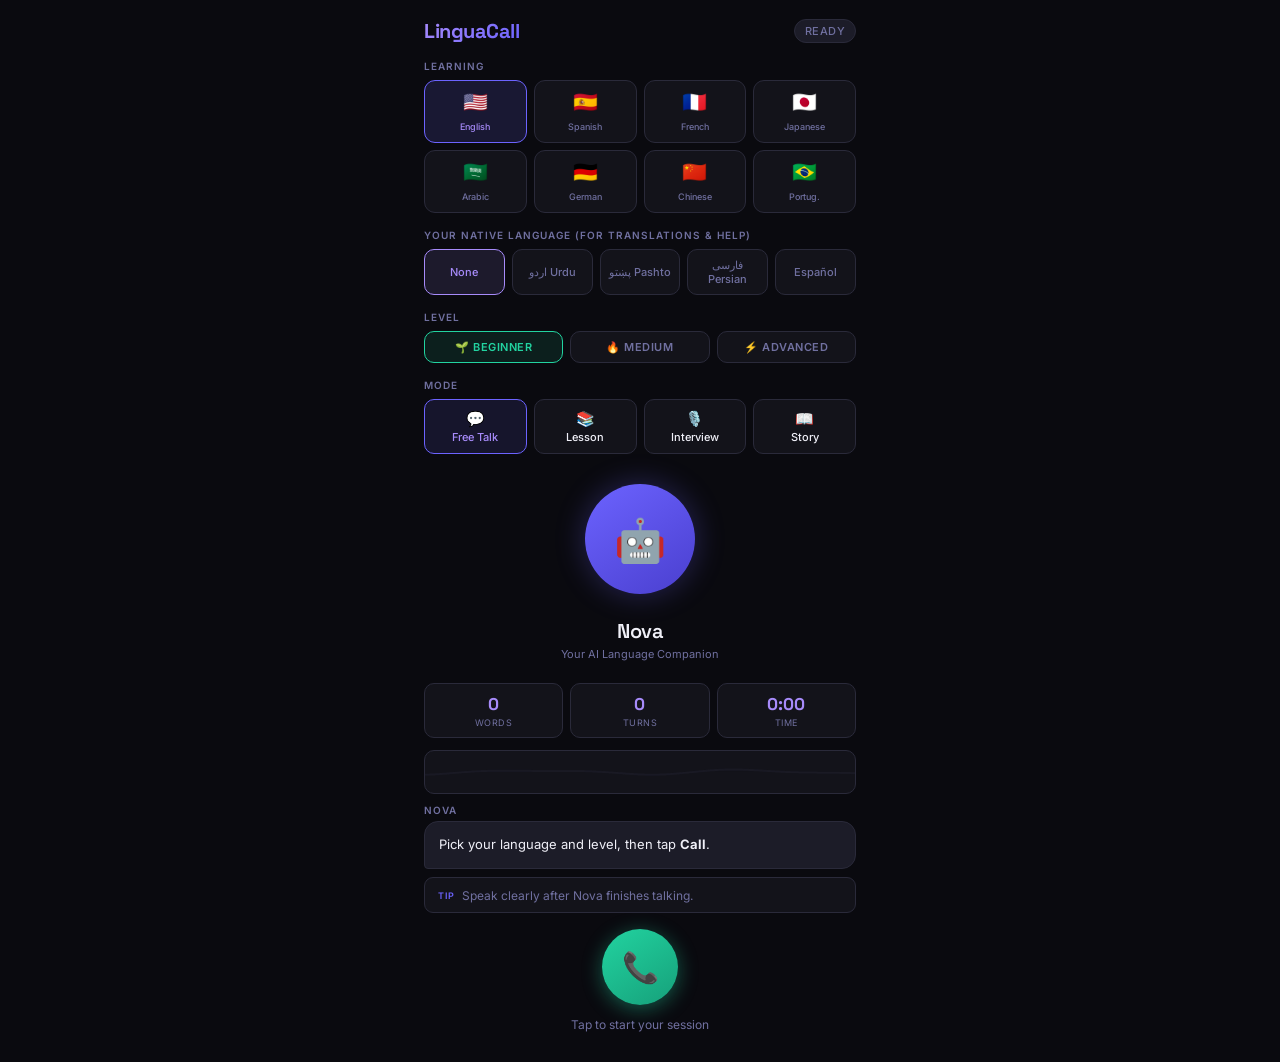
<file: index (1).html>
<!DOCTYPE html>
<html lang="en">
<head>
<meta charset="UTF-8">
<meta name="viewport" content="width=device-width, initial-scale=1.0">
<title>LinguaCall — AI Language Tutor</title>
<style>
  @import url('https://fonts.googleapis.com/css2?family=Inter:wght@300;400;500;600&family=Space+Grotesk:wght@400;500;600;700&display=swap');
  :root {
    --bg:#0a0a0f;--surface:#13131a;--surface2:#1c1c28;--border:#2a2a3a;
    --accent:#6c63ff;--accent2:#a78bfa;--green:#22d3a0;--red:#ff5c72;
    --text:#f0f0f8;--muted:#7070a0;
  }
  *{margin:0;padding:0;box-sizing:border-box;}
  body{background:var(--bg);color:var(--text);font-family:'Inter',sans-serif;min-height:100vh;display:flex;flex-direction:column;align-items:center;padding-bottom:30px;}
  header{width:100%;max-width:480px;padding:18px 24px 0;display:flex;justify-content:space-between;align-items:center;}
  .logo{font-family:'Space Grotesk',sans-serif;font-weight:700;font-size:20px;letter-spacing:-0.5px;background:linear-gradient(135deg,var(--accent2),var(--accent));-webkit-background-clip:text;-webkit-text-fill-color:transparent;}
  .status-pill{font-size:11px;font-weight:500;padding:4px 10px;border-radius:20px;background:var(--surface2);color:var(--muted);border:1px solid var(--border);letter-spacing:0.5px;text-transform:uppercase;}
  .status-pill.active{color:var(--green);border-color:var(--green);background:rgba(34,211,160,0.08);}
  .status-pill.listening{color:var(--accent2);border-color:var(--accent2);background:rgba(107,99,255,0.08);}
  .status-pill.error{color:var(--red);border-color:var(--red);background:rgba(255,92,114,0.08);}

  .section{width:100%;max-width:480px;padding:16px 24px 0;}
  .sec-label{font-size:10px;text-transform:uppercase;letter-spacing:1px;color:var(--muted);margin-bottom:8px;font-weight:600;}

  .lang-grid{display:grid;grid-template-columns:repeat(4,1fr);gap:7px;}
  .lang-btn{background:var(--surface);border:1px solid var(--border);border-radius:11px;padding:9px 5px;cursor:pointer;text-align:center;transition:all 0.18s;color:var(--text);font-family:inherit;}
  .lang-btn .flag{font-size:20px;display:block;margin-bottom:3px;}
  .lang-btn .ln{font-size:9px;color:var(--muted);font-weight:500;}
  .lang-btn:hover{border-color:var(--accent);}
  .lang-btn.selected{border-color:var(--accent);background:rgba(108,99,255,0.15);}
  .lang-btn.selected .ln{color:var(--accent2);}

  .mode-row{display:flex;gap:7px;flex-wrap:wrap;}
  .mode-btn{flex:1;min-width:90px;background:var(--surface);border:1px solid var(--border);border-radius:10px;padding:9px 6px;cursor:pointer;text-align:center;transition:all 0.18s;color:var(--text);font-family:inherit;font-size:11px;font-weight:500;}
  .mode-btn .mi{font-size:15px;display:block;margin-bottom:2px;}
  .mode-btn:hover{border-color:var(--accent);}
  .mode-btn.selected{border-color:var(--accent);background:rgba(108,99,255,0.12);color:var(--accent2);}

  .level-row{display:flex;gap:7px;}
  .level-btn{flex:1;background:var(--surface);border:1px solid var(--border);border-radius:10px;padding:8px 6px;cursor:pointer;text-align:center;transition:all 0.18s;color:var(--muted);font-family:inherit;font-size:11px;font-weight:600;letter-spacing:0.5px;text-transform:uppercase;}
  .level-btn:hover{border-color:var(--accent);}
  .level-btn.selected.beg{border-color:var(--green);background:rgba(34,211,160,0.1);color:var(--green);}
  .level-btn.selected.med{border-color:#f59e0b;background:rgba(245,158,11,0.1);color:#f59e0b;}
  .level-btn.selected.adv{border-color:var(--red);background:rgba(255,92,114,0.1);color:var(--red);}

  .native-row{display:flex;gap:7px;flex-wrap:wrap;}
  .native-btn{flex:1;min-width:78px;background:var(--surface);border:1px solid var(--border);border-radius:10px;padding:8px 6px;cursor:pointer;text-align:center;transition:all 0.18s;color:var(--muted);font-family:inherit;font-size:11px;font-weight:500;}
  .native-btn:hover{border-color:var(--accent);}
  .native-btn.selected{border-color:var(--accent2);background:rgba(167,139,250,0.12);color:var(--accent2);}

  .tutor-area{width:100%;max-width:480px;padding:20px 24px 10px;display:flex;flex-direction:column;align-items:center;}
  .avatar-ring{position:relative;width:130px;height:130px;margin-bottom:14px;}
  .avatar-ring canvas{position:absolute;top:0;left:0;width:100%;height:100%;border-radius:50%;}
  .avatar-inner{position:absolute;top:10px;left:10px;width:110px;height:110px;border-radius:50%;background:linear-gradient(145deg,var(--accent),#4a3fcf);display:flex;align-items:center;justify-content:center;font-size:42px;box-shadow:0 0 30px rgba(108,99,255,0.3);transition:box-shadow 0.3s;}
  .avatar-inner.speaking{box-shadow:0 0 55px rgba(108,99,255,0.6),0 0 20px rgba(167,139,250,0.4);animation:breathe 1.4s ease-in-out infinite;}
  .avatar-inner.mic-on{box-shadow:0 0 40px rgba(34,211,160,0.5);}
  @keyframes breathe{0%,100%{transform:scale(1);}50%{transform:scale(1.045);}}
  .tutor-name{font-family:'Space Grotesk',sans-serif;font-size:20px;font-weight:600;letter-spacing:-0.5px;margin-bottom:3px;}
  .tutor-sub{font-size:11px;color:var(--muted);}

  .stats-row{width:100%;max-width:480px;padding:0 24px 0;display:grid;grid-template-columns:repeat(3,1fr);gap:7px;margin-top:12px;}
  .stat-card{background:var(--surface);border:1px solid var(--border);border-radius:10px;padding:9px 12px;text-align:center;}
  .stat-val{font-family:'Space Grotesk',sans-serif;font-size:17px;font-weight:700;color:var(--accent2);}
  .stat-name{font-size:9px;color:var(--muted);text-transform:uppercase;letter-spacing:0.5px;margin-top:2px;}

  #waveCanvas{width:calc(100% - 48px);max-width:432px;height:44px;border-radius:10px;background:var(--surface);border:1px solid var(--border);display:block;margin:12px 24px 0;}

  .chat-box{width:100%;max-width:480px;padding:10px 24px 0;}
  .bubble-label{font-size:10px;text-transform:uppercase;letter-spacing:1px;color:var(--muted);margin-bottom:5px;font-weight:600;}
  .bubble{background:var(--surface2);border:1px solid var(--border);border-radius:14px 14px 14px 4px;padding:12px 14px;font-size:13px;line-height:1.6;color:var(--text);min-height:48px;}
  .bubble.user-bubble{background:rgba(108,99,255,0.1);border-color:rgba(108,99,255,0.25);border-radius:14px 14px 4px 14px;color:var(--accent2);margin-top:8px;}
  .typing-dots{display:inline-flex;gap:4px;align-items:center;}
  .dot{width:6px;height:6px;border-radius:50%;background:var(--accent2);animation:bounce 1.2s ease-in-out infinite;}
  .dot:nth-child(2){animation-delay:0.2s;}.dot:nth-child(3){animation-delay:0.4s;}
  @keyframes bounce{0%,100%{transform:translateY(0);opacity:0.4;}50%{transform:translateY(-4px);opacity:1;}}

  /* Correction card */
  .correction-card{display:none;margin-top:8px;background:rgba(34,211,160,0.06);border:1px solid rgba(34,211,160,0.3);border-radius:12px;padding:10px 13px;}
  .correction-card.show{display:block;}
  .correction-card.has-fix{background:rgba(245,158,11,0.07);border-color:rgba(245,158,11,0.35);}
  .corr-label{font-size:9px;font-weight:700;letter-spacing:0.8px;text-transform:uppercase;margin-bottom:5px;}
  .corr-label.ok{color:var(--green);}
  .corr-label.fix{color:#f59e0b;}
  .corr-line{font-size:12.5px;line-height:1.55;}
  .corr-line.strike{color:var(--muted);text-decoration:line-through;}
  .corr-line.good{color:var(--green);font-weight:500;}
  .corr-note{font-size:11.5px;color:var(--muted);margin-top:4px;}

  .native-line{font-size:11.5px;color:var(--accent2);margin-top:6px;font-style:italic;display:none;}
  .native-line.show{display:block;}

  .trans-bar{width:100%;max-width:480px;padding:8px 24px 0;}
  .trans-box{background:var(--surface);border:1px solid var(--border);border-radius:9px;padding:9px 13px;font-size:12px;color:var(--muted);display:flex;align-items:center;gap:8px;min-height:36px;}
  .trans-label{font-size:9px;font-weight:600;text-transform:uppercase;letter-spacing:0.8px;color:var(--accent);white-space:nowrap;}

  .call-area{width:100%;max-width:480px;padding:16px 24px 0;display:flex;flex-direction:column;align-items:center;gap:12px;}
  .call-timer{font-family:'Space Grotesk',sans-serif;font-size:26px;font-weight:600;letter-spacing:2px;color:var(--green);text-align:center;}
  .call-controls{display:flex;align-items:center;gap:18px;}
  .call-btn{border-radius:50%;border:none;cursor:pointer;display:flex;align-items:center;justify-content:center;transition:all 0.22s;}
  .call-btn.dial{width:76px;height:76px;font-size:30px;background:linear-gradient(145deg,var(--green),#16a07a);box-shadow:0 4px 20px rgba(34,211,160,0.4);}
  .call-btn.dial:hover{transform:scale(1.08);box-shadow:0 6px 30px rgba(34,211,160,0.6);}
  .call-btn.hangup{width:76px;height:76px;font-size:30px;background:linear-gradient(145deg,var(--red),#c0392b);box-shadow:0 4px 20px rgba(255,92,114,0.4);}
  .call-btn.hangup:hover{transform:scale(1.08);}
  .call-btn.side{width:50px;height:50px;font-size:19px;background:var(--surface2);border:1px solid var(--border);color:var(--text);}
  .call-btn.side.muted{background:rgba(255,92,114,0.15);border-color:var(--red);}
  .call-label{font-size:12px;color:var(--muted);text-align:center;}
  .hidden{display:none!important;}

  .toast{position:fixed;bottom:20px;left:50%;transform:translateX(-50%);background:var(--surface2);border:1px solid var(--border);color:var(--text);padding:10px 16px;border-radius:10px;font-size:12px;z-index:100;display:none;max-width:340px;text-align:center;}
  .toast.err{border-color:var(--red);color:var(--red);}
  .toast.ok{border-color:var(--green);color:var(--green);}

  .retry-row{display:none;gap:8px;margin-top:10px;}
  .retry-row.show{display:flex;}
  .retry-btn{flex:1;background:var(--surface2);border:1px solid var(--accent);color:var(--accent2);font-family:inherit;font-size:12px;font-weight:500;padding:9px;border-radius:9px;cursor:pointer;}
  .retry-btn:hover{background:rgba(108,99,255,0.15);}
</style>
</head>
<body>

<header>
  <div class="logo">LinguaCall</div>
  <div class="status-pill" id="statusPill">Ready</div>
</header>

<div class="section">
  <div class="sec-label">Learning</div>
  <div class="lang-grid">
    <button class="lang-btn selected" data-lang="English" data-code="en-US" onclick="selectLang(this)"><span class="flag">🇺🇸</span><span class="ln">English</span></button>
    <button class="lang-btn" data-lang="Spanish" data-code="es-ES" onclick="selectLang(this)"><span class="flag">🇪🇸</span><span class="ln">Spanish</span></button>
    <button class="lang-btn" data-lang="French" data-code="fr-FR" onclick="selectLang(this)"><span class="flag">🇫🇷</span><span class="ln">French</span></button>
    <button class="lang-btn" data-lang="Japanese" data-code="ja-JP" onclick="selectLang(this)"><span class="flag">🇯🇵</span><span class="ln">Japanese</span></button>
    <button class="lang-btn" data-lang="Arabic" data-code="ar-SA" onclick="selectLang(this)"><span class="flag">🇸🇦</span><span class="ln">Arabic</span></button>
    <button class="lang-btn" data-lang="German" data-code="de-DE" onclick="selectLang(this)"><span class="flag">🇩🇪</span><span class="ln">German</span></button>
    <button class="lang-btn" data-lang="Chinese" data-code="zh-CN" onclick="selectLang(this)"><span class="flag">🇨🇳</span><span class="ln">Chinese</span></button>
    <button class="lang-btn" data-lang="Portuguese" data-code="pt-BR" onclick="selectLang(this)"><span class="flag">🇧🇷</span><span class="ln">Portug.</span></button>
  </div>
</div>

<div class="section">
  <div class="sec-label">Your native language (for translations &amp; help)</div>
  <div class="native-row">
    <button class="native-btn selected" data-native="none" onclick="selectNative(this)">None</button>
    <button class="native-btn" data-native="Urdu" onclick="selectNative(this)">اردو Urdu</button>
    <button class="native-btn" data-native="Pashto" onclick="selectNative(this)">پښتو Pashto</button>
    <button class="native-btn" data-native="Persian" onclick="selectNative(this)">فارسی Persian</button>
    <button class="native-btn" data-native="Spanish" onclick="selectNative(this)">Español</button>
  </div>
</div>

<div class="section">
  <div class="sec-label">Level</div>
  <div class="level-row">
    <button class="level-btn beg selected" data-level="beginner" onclick="selectLevel(this)">🌱 Beginner</button>
    <button class="level-btn med" data-level="intermediate" onclick="selectLevel(this)">🔥 Medium</button>
    <button class="level-btn adv" data-level="advanced" onclick="selectLevel(this)">⚡ Advanced</button>
  </div>
</div>

<div class="section">
  <div class="sec-label">Mode</div>
  <div class="mode-row">
    <button class="mode-btn selected" data-mode="companion" onclick="selectMode(this)"><span class="mi">💬</span>Free Talk</button>
    <button class="mode-btn" data-mode="lesson" onclick="selectMode(this)"><span class="mi">📚</span>Lesson</button>
    <button class="mode-btn" data-mode="interview" onclick="selectMode(this)"><span class="mi">🎙️</span>Interview</button>
    <button class="mode-btn" data-mode="story" onclick="selectMode(this)"><span class="mi">📖</span>Story</button>
  </div>
</div>

<div class="tutor-area">
  <div class="avatar-ring">
    <canvas id="ringCanvas" width="130" height="130"></canvas>
    <div class="avatar-inner" id="avatarInner">🤖</div>
  </div>
  <div class="tutor-name">Nova</div>
  <div class="tutor-sub" id="tutorSub">Your AI Language Companion</div>
</div>

<div class="stats-row">
  <div class="stat-card"><div class="stat-val" id="statWords">0</div><div class="stat-name">Words</div></div>
  <div class="stat-card"><div class="stat-val" id="statTurns">0</div><div class="stat-name">Turns</div></div>
  <div class="stat-card"><div class="stat-val" id="statTime">0:00</div><div class="stat-name">Time</div></div>
</div>

<canvas id="waveCanvas"></canvas>

<div class="chat-box">
  <div class="bubble-label">Nova</div>
  <div class="bubble" id="tutorBubble">
    <span id="tutorText">Pick your language and level, then tap <strong>Call</strong>.</span>
    <div class="native-line" id="nativeLine"></div>
  </div>

  <div class="bubble-label hidden" id="userLabel" style="margin-top:9px;">You</div>
  <div class="bubble user-bubble hidden" id="userBubble"><span id="userText"></span></div>

  <div class="correction-card" id="correctionCard">
    <div class="corr-label ok" id="corrLabel">Nice!</div>
    <div class="corr-line" id="corrOriginal"></div>
    <div class="corr-line good hidden" id="corrFixed"></div>
    <div class="corr-note" id="corrNote"></div>
  </div>

  <div class="retry-row" id="retryRow">
    <button class="retry-btn" onclick="retryLastTurn()">↻ Try again — Nova didn't respond</button>
  </div>
</div>

<div class="trans-bar">
  <div class="trans-box"><span class="trans-label">Tip</span><span id="transText">Speak clearly after Nova finishes talking.</span></div>
</div>

<div class="call-area">
  <div id="timerArea" class="hidden">
    <div class="call-timer" id="callTimer">0:00</div>
  </div>
  <div class="call-controls">
    <button class="call-btn side hidden" id="muteBtn" onclick="toggleMute()">🎤</button>
    <button class="call-btn dial" id="callBtn" onclick="toggleCall()">📞</button>
    <button class="call-btn side hidden" id="skipBtn" onclick="skipTurn()">⏭</button>
  </div>
  <div class="call-label" id="callLabel">Tap to start your session</div>
</div>

<div class="toast" id="toast"></div>

<script>
// ── State ─────────────────────────────────────────────────────────────────────
let inCall = false;
let muted = false;
let selectedLang = 'English';
let selectedCode = 'en-US';
let selectedMode = 'companion';
let selectedLevel = 'beginner';
let selectedNative = 'none';
let callSeconds = 0, timerInterval = null;
let wordCount = 0, turnCount = 0;
let conversationHistory = [];
let animFrame = null, wavePhase = 0, ringFrame = null;
let isSpeaking = false, isListening = false, isThinking = false;
let recognition = null;
let lastFailedInput = null; // for retry
let watchdogTimer = null;   // prevents permanent stuck state
const synth = window.speechSynthesis;

// ── Backend URL ───────────────────────────────────────────────────────────────
const BACKEND_URL = "https://weathered-salad-5b40.zapic78.workers.dev";

// ── Level configs ─────────────────────────────────────────────────────────────
const LEVEL_CONFIG = {
  beginner: {
    label: 'Beginner',
    desc: 'Simple sentences, slow pace, lots of encouragement',
    rate: 0.72,
    instructions: `Use ONLY the most common 300-500 English words. Maximum 6 words per sentence. Speak very slowly in tone. Use present tense mostly. Repeat key words. Ask one very simple question per turn (yes/no or one-word-answer questions are great). Be extremely encouraging.`
  },
  intermediate: {
    label: 'Intermediate',
    desc: 'Natural pace, some correction, varied topics',
    rate: 0.88,
    instructions: `Use natural conversational language. Mix simple and intermediate vocabulary. Introduce occasional idioms and explain them briefly. Ask engaging follow-up questions. Keep a friendly, natural tone.`
  },
  advanced: {
    label: 'Advanced',
    desc: 'Full speed, complex topics, nuanced feedback',
    rate: 0.95,
    instructions: `Use rich, natural language with idioms, complex grammar, and varied vocabulary. Discuss abstract topics, opinions, culture. Challenge the learner with thought-provoking questions. Treat them as a near-fluent speaker.`
  }
};

const NATIVE_NAMES = { none: null, Urdu: 'Urdu', Pashto: 'Pashto', Persian: 'Persian (Farsi/Dari)', Spanish: 'Spanish' };

// ── System Prompt ─────────────────────────────────────────────────────────────
// IMPORTANT FIX: the model is now forced to return strict JSON with separate
// fields for { reply, native_translation, correction }. This is what makes
// the correction feature and translation feature actually work, and it also
// makes failures detectable (so the app can recover instead of freezing).
function buildSystem() {
  const lc = LEVEL_CONFIG[selectedLevel];
  const modeExtra = {
    companion: `Have a warm, flowing conversation. Ask about their life, interests, feelings. Keep it natural and fun.`,
    lesson:    `Teach vocabulary, grammar, and useful daily-life phrases (greetings, shopping, directions, family, food, work). Structure each turn: teach one short phrase → give an example → ask the student to try it.`,
    interview: `Conduct a friendly mock job interview. Ask one interview question per turn. Give brief positive feedback on their answer before the next question.`,
    story:     `Tell an interactive story together. Narrate 2-3 sentences then ask the student to make a choice or add to the story.`
  };
  const nativeName = NATIVE_NAMES[selectedNative];
  const nativeInstruction = nativeName
    ? `The learner's native language is ${nativeName}. Provide a short ${nativeName} translation of your reply in the "native_translation" field, written in ${nativeName} script.`
    : `The learner has not set a native language. Leave "native_translation" as an empty string.`;

  return `You are Nova, a friendly and expert ${selectedLang} language tutor for a complete beginner audience, including people who speak little or no English.
Level: ${lc.label}. ${lc.instructions}
Mode: ${modeExtra[selectedMode]}
${nativeInstruction}

You will receive the learner's last spoken/typed sentence in ${selectedLang}. Check it for grammar and word-choice mistakes.

Respond with STRICT JSON ONLY. No markdown, no backticks, no extra text outside the JSON object. Use exactly this shape:
{
  "reply": "your 2-3 sentence conversational reply in ${selectedLang}, always ending with a question or prompt",
  "native_translation": "translation of the reply into the learner's native language, or empty string if none set",
  "correction": {
    "has_error": true or false,
    "original": "the learner's exact sentence if there was input to check, else empty string",
    "corrected": "the corrected version, only if has_error is true, else empty string",
    "note": "one short, encouraging sentence explaining the fix in simple English, or empty string if no error"
  }
}

Rules:
- If the learner's input was a system note in brackets like [The learner is listening silently...], set correction.has_error to false and correction.original to empty string — there is nothing to correct.
- If the learner's sentence was perfect, set has_error to false but still set original to their sentence so we can show encouragement.
- Never repeat the same reply twice in a row.
- Keep "reply" short: 2-3 sentences max.
- Output must be valid JSON — no trailing commas, no comments.`;
}

const OPENERS = {
  companion: () => ({
    beginner:     `Hello! I am Nova. I am your English teacher. How are you today?`,
    intermediate: `Hi there! I'm Nova, your ${selectedLang} companion. Let's have a great conversation today. What's been on your mind lately?`,
    advanced:     `Hello! I'm Nova. Let's dive straight into a rich ${selectedLang} conversation. What's something you've been thinking about recently?`
  }),
  lesson: () => ({
    beginner:     `Hello! Welcome to your lesson. Let's learn "Hello" and "How are you?" Can you say "Hello" to me now?`,
    intermediate: `Welcome to your ${selectedLang} lesson! Today we'll practice expressing opinions. A useful phrase is "I think that..." — can you use it to tell me your opinion about something?`,
    advanced:     `Welcome! Today's ${selectedLang} session focuses on nuanced expression. Let's explore conditionals. Can you construct a sentence using "If I had known..."?`
  }),
  interview: () => ({
    beginner:     `Hello! We will practice talking like a job interview. First question: What is your name?`,
    intermediate: `Welcome to your mock interview in ${selectedLang}! Let's begin. Can you tell me a little about yourself and your professional background?`,
    advanced:     `Good day. This is your ${selectedLang} interview practice. Let's get straight to it — describe a challenging situation you faced at work and how you resolved it.`
  }),
  story: () => ({
    beginner:     `Hello! Let's tell a story. There was a cat. The cat found a box. What is in the box?`,
    intermediate: `Let's create a story together in ${selectedLang}! A young traveler arrived in a mysterious town where everyone had forgotten their names. What should the traveler do first?`,
    advanced:     `Let's co-author a story in ${selectedLang}. In a world where memories could be traded like currency, one person discovered they possessed a memory no one could afford to buy. What happens next?`
  })
};

// ── Selectors ─────────────────────────────────────────────────────────────────
function selectLang(btn) {
  document.querySelectorAll('.lang-btn').forEach(b => b.classList.remove('selected'));
  btn.classList.add('selected');
  selectedLang = btn.dataset.lang;
  selectedCode = btn.dataset.code;
  if (!inCall) setTutorText(`<strong>${selectedLang}</strong> selected. Tap Call to begin!`);
}

function selectNative(btn) {
  document.querySelectorAll('.native-btn').forEach(b => b.classList.remove('selected'));
  btn.classList.add('selected');
  selectedNative = btn.dataset.native;
}

function selectLevel(btn) {
  document.querySelectorAll('.level-btn').forEach(b => b.classList.remove('selected'));
  btn.classList.add('selected');
  selectedLevel = btn.dataset.level;
  const lc = LEVEL_CONFIG[selectedLevel];
  if (!inCall) setTutorText(`<strong>${lc.label}</strong>: ${lc.desc}`);
}

function selectMode(btn) {
  document.querySelectorAll('.mode-btn').forEach(b => b.classList.remove('selected'));
  btn.classList.add('selected');
  selectedMode = btn.dataset.mode;
}

// ── Call Control ──────────────────────────────────────────────────────────────
function toggleCall() {
  if (!inCall) startCall(); else endCall();
}

function startCall() {
  if (!('speechSynthesis' in window)) { showToast('Speech not supported on this device/browser', 'err'); return; }
  inCall = true;
  conversationHistory = [];
  wordCount = 0; turnCount = 0; callSeconds = 0;
  lastFailedInput = null;
  hideCorrection();
  hideRetry();
  updateStats();

  const cb = document.getElementById('callBtn');
  cb.className = 'call-btn hangup'; cb.textContent = '📵';
  document.getElementById('muteBtn').classList.remove('hidden');
  document.getElementById('skipBtn').classList.remove('hidden');
  document.getElementById('timerArea').classList.remove('hidden');
  document.getElementById('callLabel').textContent = 'Session in progress...';
  setPill('Live', 'active');

  timerInterval = setInterval(() => {
    callSeconds++;
    const m = Math.floor(callSeconds/60), s = callSeconds%60;
    document.getElementById('callTimer').textContent = `${m}:${s.toString().padStart(2,'0')}`;
    document.getElementById('statTime').textContent = `${m}:${s.toString().padStart(2,'0')}`;
  }, 1000);

  startWaveAnim();
  startRingAnim();

  const openerMap = OPENERS[selectedMode]();
  const opener = openerMap[selectedLevel];
  conversationHistory.push({ role: 'assistant', content: JSON.stringify({ reply: opener, native_translation: '', correction: { has_error:false, original:'', corrected:'', note:'' } }) });
  renderTurn({ reply: opener, native_translation: '', correction: { has_error:false, original:'', corrected:'', note:'' } });
}

function endCall() {
  inCall = false;
  synth.cancel();
  stopRecognition();
  clearInterval(timerInterval);
  clearWatchdog();

  const cb = document.getElementById('callBtn');
  cb.className = 'call-btn dial'; cb.textContent = '📞';
  document.getElementById('muteBtn').classList.add('hidden');
  document.getElementById('skipBtn').classList.add('hidden');
  document.getElementById('timerArea').classList.add('hidden');
  document.getElementById('callLabel').textContent = 'Session ended. Tap to start again.';
  document.getElementById('avatarInner').classList.remove('speaking','mic-on');
  setPill('Ready', '');
  setTutorText('Great session! 🌟 Tap Call to practice again.');
  hideCorrection();
  hideRetry();
  isSpeaking = false; isListening = false; isThinking = false;
}

// ── Watchdog: this is the core fix for "getting stuck" ────────────────────────
// If, for any reason, the app doesn't reach a clear next state (speaking,
// listening, or thinking) within 12 seconds, force it back to listening so
// the conversation never silently freezes.
function armWatchdog() {
  clearWatchdog();
  watchdogTimer = setTimeout(() => {
    if (!inCall) return;
    if (!isSpeaking && !isListening && !isThinking) {
      showRetry();
    }
  }, 12000);
}
function clearWatchdog() {
  if (watchdogTimer) { clearTimeout(watchdogTimer); watchdogTimer = null; }
}

// ── Speak ─────────────────────────────────────────────────────────────────────
function speak(text) {
  if (!inCall) return;
  clearWatchdog();
  isSpeaking = true; isListening = false; isThinking = false;
  document.getElementById('avatarInner').className = 'avatar-inner speaking';
  setPill('Speaking', 'active');
  wordCount += text.split(' ').length;
  turnCount++;
  updateStats();

  synth.cancel();
  const utt = new SpeechSynthesisUtterance(text);
  utt.lang = selectedCode;
  utt.rate = LEVEL_CONFIG[selectedLevel].rate;
  utt.pitch = 1.05;

  const voices = synth.getVoices();
  const langPrefix = selectedCode.split('-')[0];
  const match = voices.find(v => v.lang.startsWith(langPrefix));
  if (match) utt.voice = match;

  utt.onend = () => {
    if (!inCall) return;
    isSpeaking = false;
    document.getElementById('avatarInner').className = 'avatar-inner';
    if (!muted) {
      armWatchdog();
      setTimeout(() => { if (inCall && !isSpeaking) startListen(); }, 300);
    }
  };

  utt.onerror = () => {
    isSpeaking = false;
    document.getElementById('avatarInner').className = 'avatar-inner';
    if (inCall && !muted) { armWatchdog(); setTimeout(() => { if (inCall) startListen(); }, 500); }
  };

  // Safety net: some browsers never fire onend reliably. Force a fallback
  // after a generous timeout based on text length so we never hang forever.
  const estMs = Math.max(2500, text.split(' ').length * 450);
  setTimeout(() => {
    if (inCall && isSpeaking) {
      isSpeaking = false;
      document.getElementById('avatarInner').className = 'avatar-inner';
      if (!muted) { armWatchdog(); startListen(); }
    }
  }, estMs + 4000);

  synth.speak(utt);
}

// ── Listen ────────────────────────────────────────────────────────────────────
function startListen() {
  if (!inCall || isListening || isSpeaking || isThinking) return;
  clearWatchdog();
  hideRetry();

  const SR = window.SpeechRecognition || window.webkitSpeechRecognition;
  if (!SR) {
    setPill('Auto', 'listening');
    setTutorText('<span class="typing-dots"><span class="dot"></span><span class="dot"></span><span class="dot"></span></span>');
    armWatchdog();
    setTimeout(() => { if (inCall && !isSpeaking) fetchAIReply('[The learner is listening silently. Ask them an interesting question on a new topic.]'); }, 3500);
    return;
  }

  isListening = true;
  document.getElementById('avatarInner').className = 'avatar-inner mic-on';
  setPill('Listening…', 'listening');
  setTutorText('<span class="typing-dots"><span class="dot"></span><span class="dot"></span><span class="dot"></span></span>');
  document.getElementById('transText').textContent = 'Speak now — Nova is listening…';
  armWatchdog();

  stopRecognition();
  recognition = new SR();
  recognition.lang = selectedCode;
  recognition.continuous = false;
  recognition.interimResults = false;
  recognition.maxAlternatives = 1;

  let silenceTimer = setTimeout(() => {
    if (isListening) {
      stopRecognition();
      isListening = false;
      if (inCall && !isSpeaking) {
        fetchAIReply('[The learner was quiet. Gently encourage them with a new friendly question on a different topic.]');
      }
    }
  }, 7000);

  recognition.onresult = (e) => {
    clearTimeout(silenceTimer);
    isListening = false;
    stopRecognition();
    const transcript = Array.from(e.results).map(r => r[0].transcript).join(' ').trim();
    if (transcript) {
      showUserSaid(transcript);
      document.getElementById('transText').textContent = `You said: "${transcript}"`;
      fetchAIReply(transcript);
    } else {
      fetchAIReply('[unclear, ask them to repeat or try a new topic]');
    }
  };

  recognition.onerror = (e) => {
    clearTimeout(silenceTimer);
    isListening = false;
    document.getElementById('avatarInner').className = 'avatar-inner';
    if (!inCall) return;
    if (e.error === 'not-allowed') {
      showToast('Microphone access denied. Allow mic, or type your answer using Skip.', 'err');
      fetchAIReply('[Microphone unavailable. Continue engaging the learner with a varied interesting question.]');
    } else if (e.error === 'no-speech') {
      fetchAIReply('[No speech detected. Gently prompt learner with a fresh, engaging question on a new topic.]');
    } else {
      fetchAIReply('[Technical issue. Continue the conversation naturally with a new question.]');
    }
  };

  recognition.onend = () => {
    clearTimeout(silenceTimer);
    if (isListening) {
      isListening = false;
      document.getElementById('avatarInner').className = 'avatar-inner';
    }
  };

  try { recognition.start(); }
  catch(e) {
    isListening = false;
    armWatchdog();
    setTimeout(() => { if (inCall && !isSpeaking) fetchAIReply('[Continue the conversation with a new question.]'); }, 1000);
  }
}

function stopRecognition() {
  if (recognition) {
    try { recognition.abort(); } catch(e) {}
    recognition = null;
  }
}

// ── AI Reply (now parses strict JSON, and ALWAYS recovers on failure) ─────────
async function fetchAIReply(userInput) {
  if (!inCall || isThinking || isSpeaking) return;
  isThinking = true;
  isListening = false;
  lastFailedInput = userInput;
  document.getElementById('avatarInner').className = 'avatar-inner';
  setPill('Thinking…', 'listening');
  setTutorText('<span class="typing-dots"><span class="dot"></span><span class="dot"></span><span class="dot"></span></span>');
  hideCorrection();
  armWatchdog();

  conversationHistory.push({ role: 'user', content: userInput });
  const msgs = conversationHistory.slice(-16);

  if (BACKEND_URL.includes('YOURNAME')) {
    isThinking = false;
    showToast('Setup needed: open index.html and set BACKEND_URL to your real Worker link.', 'err');
    showRetry();
    return;
  }

  try {
    const res = await fetch(BACKEND_URL, {
      method: 'POST',
      headers: { 'Content-Type': 'application/json' },
      body: JSON.stringify({
        system: buildSystem(),
        messages: msgs
      })
    });

    if (!res.ok) throw new Error(`API ${res.status}`);
    const data = await res.json();
    const rawText = data.content?.find(c => c.type === 'text')?.text?.trim();
    if (!rawText) throw new Error('Empty response');

    const parsed = parseTutorJSON(rawText);
    if (!parsed || !parsed.reply) throw new Error('Bad JSON shape');

    conversationHistory.push({ role: 'assistant', content: JSON.stringify(parsed) });
    isThinking = false;
    lastFailedInput = null;
    clearWatchdog();
    document.getElementById('transText').textContent = selectedLang !== 'English'
      ? `Nova is speaking ${selectedLang}. Listen carefully!`
      : 'Speak naturally — Nova will guide you.';
    renderTurn(parsed);

  } catch (err) {
    isThinking = false;
    console.error('API error:', err);
    showRetry();
    showToast('Nova had trouble responding. Tap retry, or she will continue shortly.', 'err');
    // Soft auto-recovery: don't leave the user stuck forever even if they
    // don't notice the retry button — pick a safe fallback after a pause.
    setTimeout(() => {
      if (inCall && !isSpeaking && !isThinking && !isListening) {
        const fallbacks = [
          `Let's keep going! Tell me, what do you enjoy doing in your free time?`,
          `Interesting! What's your favorite food and why do you like it?`,
          `That's great! Can you describe your neighborhood or city to me?`,
          `Let's try something fun — what is your favorite movie or show?`,
          `I'd love to know — if you could travel anywhere, where would you go?`
        ];
        const fallback = fallbacks[turnCount % fallbacks.length];
        conversationHistory.push({ role: 'assistant', content: JSON.stringify({ reply: fallback, native_translation: '', correction: { has_error:false, original:'', corrected:'', note:'' } }) });
        hideRetry();
        renderTurn({ reply: fallback, native_translation: '', correction: { has_error:false, original:'', corrected:'', note:'' } });
      }
    }, 6000);
  }
}

function parseTutorJSON(raw) {
  let cleaned = raw.trim();
  // Strip accidental markdown fences
  cleaned = cleaned.replace(/^```json\s*/i, '').replace(/^```\s*/, '').replace(/```\s*$/, '');
  try {
    return JSON.parse(cleaned);
  } catch (e) {
    // Try to salvage a JSON object embedded in extra text
    const match = cleaned.match(/\{[\s\S]*\}/);
    if (match) {
      try { return JSON.parse(match[0]); } catch (e2) { return null; }
    }
    return null;
  }
}

function retryLastTurn() {
  if (!lastFailedInput) { hideRetry(); return; }
  hideRetry();
  const input = lastFailedInput;
  // remove the dangling user turn we already pushed, to avoid duplicates
  if (conversationHistory.length && conversationHistory[conversationHistory.length-1].role === 'user') {
    conversationHistory.pop();
  }
  fetchAIReply(input);
}

function showRetry() { document.getElementById('retryRow').classList.add('show'); setPill('Stuck?', 'error'); }
function hideRetry() { document.getElementById('retryRow').classList.remove('show'); }

// ── Render a tutor turn: speech + correction card + native translation ────────
function renderTurn(parsed) {
  setTutorText(parsed.reply);

  const nl = document.getElementById('nativeLine');
  if (parsed.native_translation && parsed.native_translation.trim()) {
    nl.textContent = parsed.native_translation;
    nl.classList.add('show');
  } else {
    nl.classList.remove('show');
  }

  renderCorrection(parsed.correction);
  speak(parsed.reply);
}

function renderCorrection(corr) {
  const card = document.getElementById('correctionCard');
  if (!corr || !corr.original || !corr.original.trim()) { hideCorrection(); return; }

  const label = document.getElementById('corrLabel');
  const origEl = document.getElementById('corrOriginal');
  const fixedEl = document.getElementById('corrFixed');
  const noteEl = document.getElementById('corrNote');

  if (corr.has_error && corr.corrected) {
    card.classList.add('show', 'has-fix');
    label.textContent = 'Let\'s fix this';
    label.className = 'corr-label fix';
    origEl.textContent = corr.original;
    origEl.className = 'corr-line strike';
    fixedEl.textContent = corr.corrected;
    fixedEl.classList.remove('hidden');
    noteEl.textContent = corr.note || '';
  } else {
    card.classList.add('show');
    card.classList.remove('has-fix');
    label.textContent = 'Nice! Correct';
    label.className = 'corr-label ok';
    origEl.textContent = corr.original;
    origEl.className = 'corr-line good';
    fixedEl.classList.add('hidden');
    noteEl.textContent = corr.note || '';
  }
}

function hideCorrection() {
  document.getElementById('correctionCard').classList.remove('show', 'has-fix');
}

// ── Skip ──────────────────────────────────────────────────────────────────────
function skipTurn() {
  synth.cancel();
  stopRecognition();
  clearWatchdog();
  hideRetry();
  isSpeaking = false; isListening = false; isThinking = false;
  if (inCall) {
    setTimeout(() => fetchAIReply('[User skipped. Move on to a fresh, different conversation topic with a new question.]'), 300);
  }
}

// ── Mute ──────────────────────────────────────────────────────────────────────
function toggleMute() {
  muted = !muted;
  const btn = document.getElementById('muteBtn');
  btn.textContent = muted ? '🔇' : '🎤';
  btn.classList.toggle('muted', muted);
  if (muted) { stopRecognition(); clearWatchdog(); }
  document.getElementById('transText').textContent = muted ? 'Muted — tap mic to unmute.' : 'Speak clearly after Nova finishes.';
}

// ── UI helpers ────────────────────────────────────────────────────────────────
function setTutorText(html) { document.getElementById('tutorText').innerHTML = html; }

function showUserSaid(text) {
  document.getElementById('userText').textContent = text;
  document.getElementById('userBubble').classList.remove('hidden');
  document.getElementById('userLabel').classList.remove('hidden');
}

function updateStats() {
  document.getElementById('statWords').textContent = wordCount;
  document.getElementById('statTurns').textContent = turnCount;
}

function setPill(text, cls) {
  const p = document.getElementById('statusPill');
  p.textContent = text;
  p.className = 'status-pill' + (cls ? ' ' + cls : '');
}

function showToast(msg, type='') {
  const t = document.getElementById('toast');
  t.textContent = msg;
  t.className = 'toast' + (type ? ' '+type : '');
  t.style.display = 'block';
  setTimeout(() => { t.style.display = 'none'; }, 4000);
}

// ── Waveform ──────────────────────────────────────────────────────────────────
function startWaveAnim() {
  if (animFrame) cancelAnimationFrame(animFrame);
  const canvas = document.getElementById('waveCanvas');
  const ctx = canvas.getContext('2d');
  canvas.width = canvas.offsetWidth * devicePixelRatio;
  canvas.height = canvas.offsetHeight * devicePixelRatio;
  ctx.scale(devicePixelRatio, devicePixelRatio);

  function draw() {
    const w = canvas.offsetWidth, h = canvas.offsetHeight;
    ctx.clearRect(0, 0, w, h);
    const active = isSpeaking || isListening;
    const amp = active ? 11 : 2;
    wavePhase += isSpeaking ? 0.08 : isListening ? 0.05 : 0.02;
    ctx.beginPath();
    ctx.strokeStyle = isSpeaking ? '#6c63ff' : isListening ? '#22d3a0' : '#2a2a3a';
    ctx.lineWidth = 2;
    ctx.globalAlpha = active ? 0.85 : 0.35;
    for (let x = 0; x <= w; x++) {
      const y = h/2 + Math.sin((x/w)*Math.PI*4+wavePhase)*amp + Math.sin((x/w)*Math.PI*7+wavePhase*1.4)*(amp*0.45);
      x === 0 ? ctx.moveTo(x,y) : ctx.lineTo(x,y);
    }
    ctx.stroke(); ctx.globalAlpha = 1;
    animFrame = requestAnimationFrame(draw);
  }
  draw();
}

function startRingAnim() {
  if (ringFrame) cancelAnimationFrame(ringFrame);
  const canvas = document.getElementById('ringCanvas');
  const ctx = canvas.getContext('2d');
  let angle = 0;
  function draw() {
    if (!inCall) { ctx.clearRect(0,0,130,130); return; }
    ctx.clearRect(0,0,130,130);
    angle += 0.025;
    const active = isSpeaking || isListening;
    const color = isSpeaking ? '#6c63ff' : isListening ? '#22d3a0' : '#2a2a3a';
    const count = active ? 3 : 1;
    for (let i = 0; i < count; i++) {
      const a = angle + (i * Math.PI*2/count);
      ctx.beginPath();
      ctx.arc(65,65,62,a,a+Math.PI*1.3);
      ctx.strokeStyle = color;
      ctx.lineWidth = 2.5;
      ctx.globalAlpha = active ? 0.75 : 0.25;
      ctx.stroke(); ctx.globalAlpha = 1;
    }
    ringFrame = requestAnimationFrame(draw);
  }
  draw();
}

// ── Init ──────────────────────────────────────────────────────────────────────
window.speechSynthesis.onvoiceschanged = () => {};
window.addEventListener('load', () => {
  synth.getVoices();
  startWaveAnim();
});
</script>
</body>
</html>
</file>
